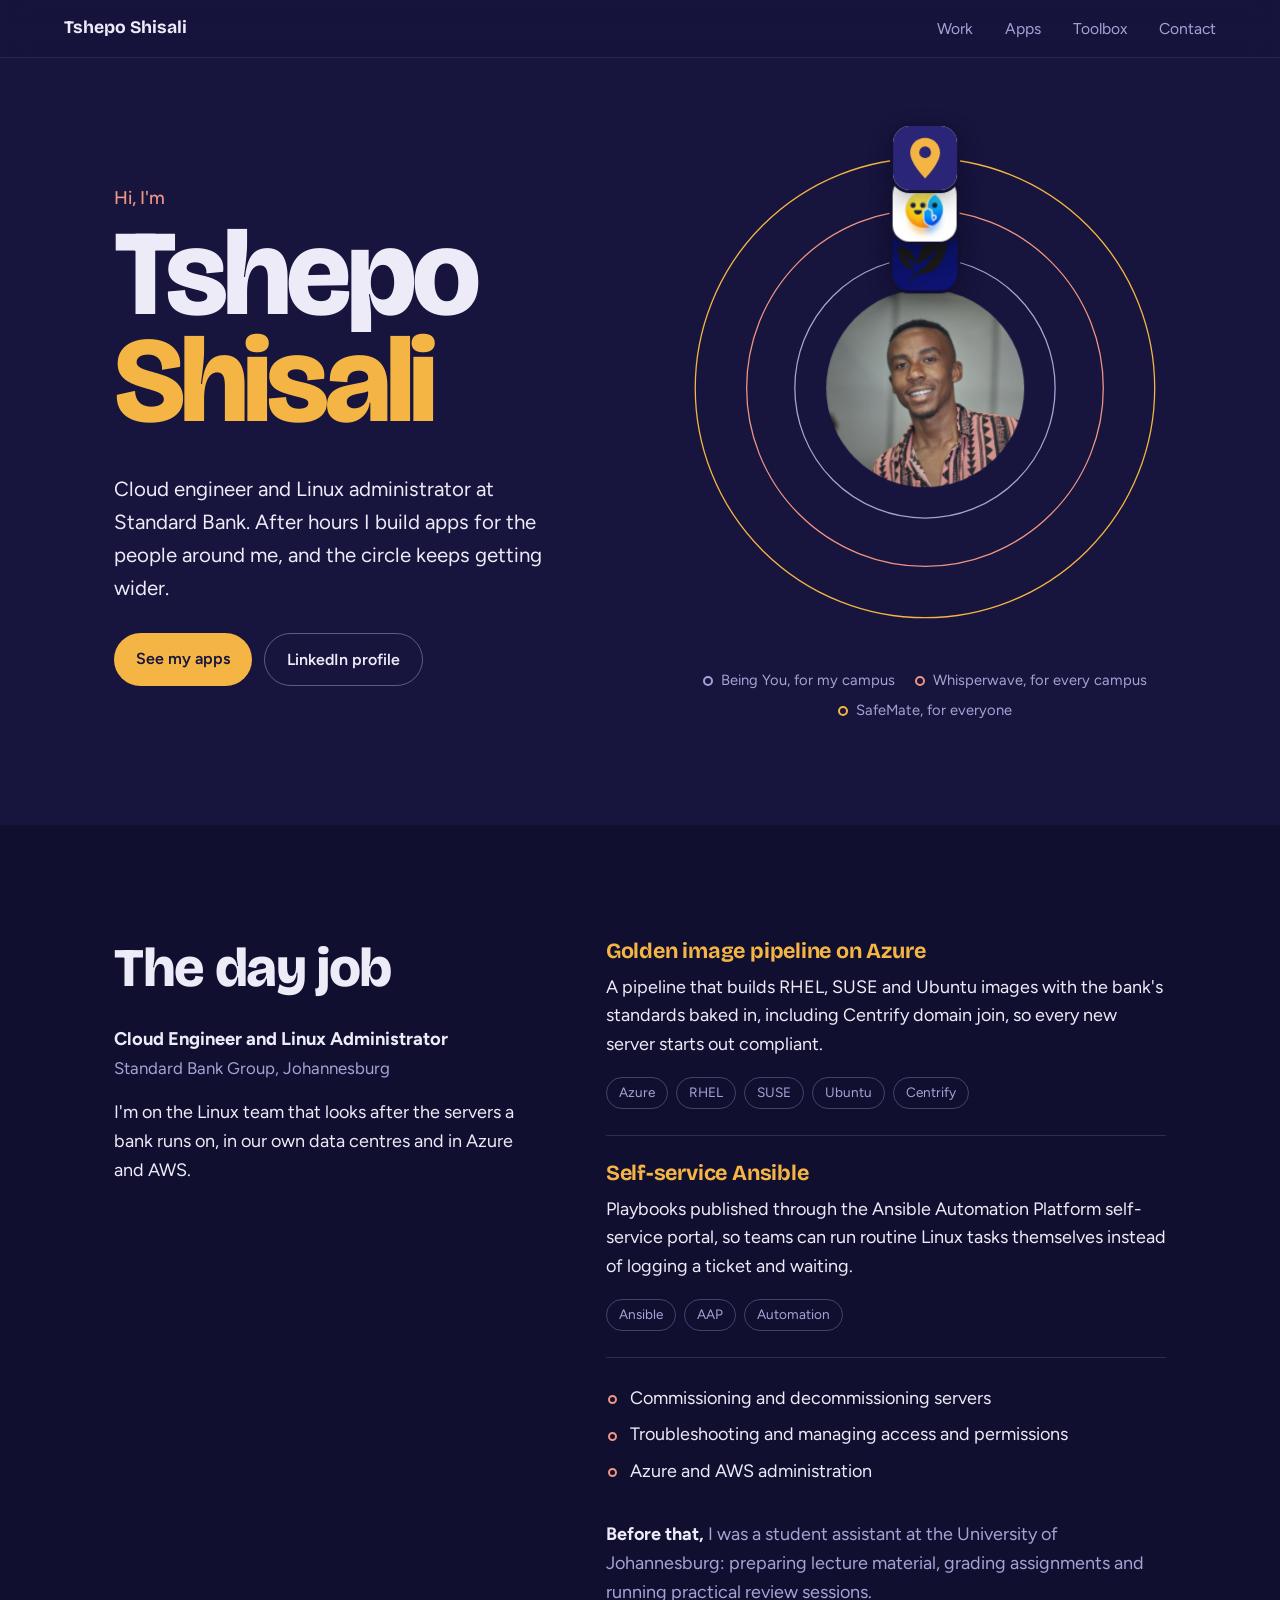
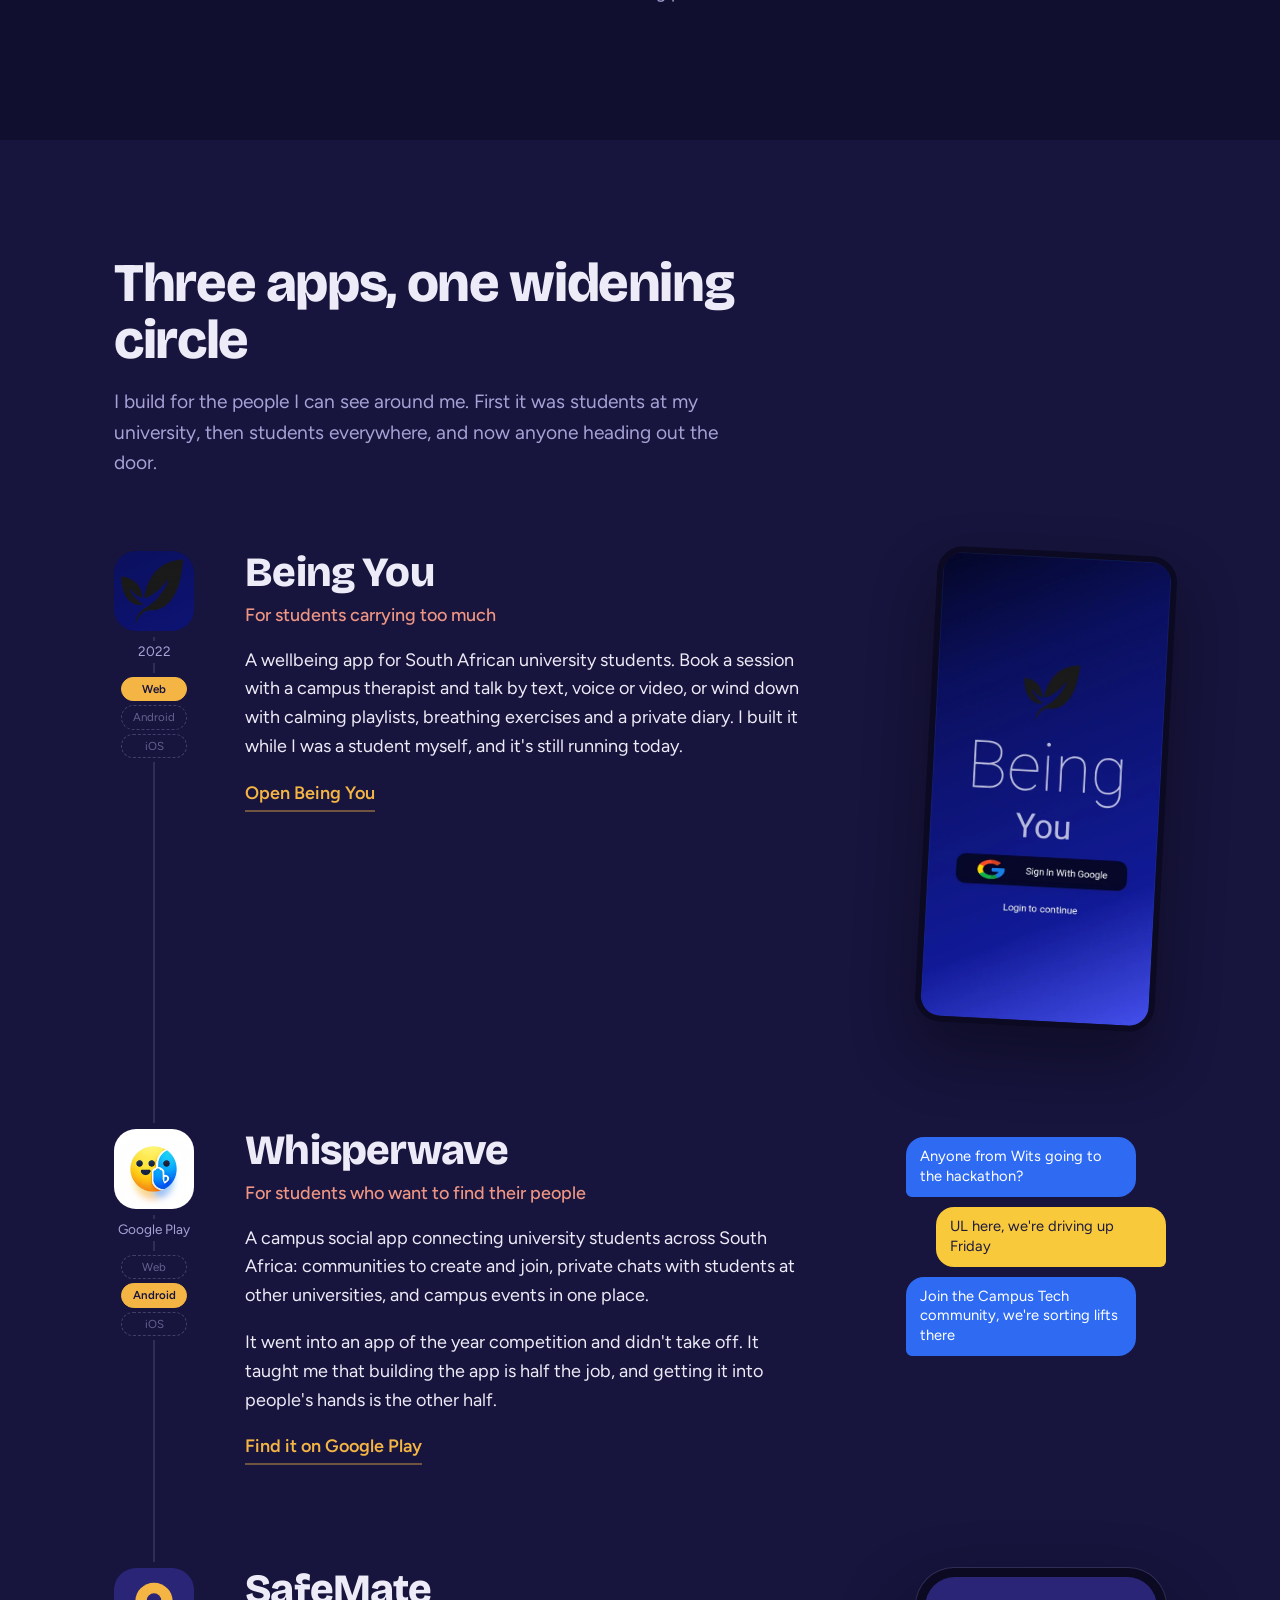
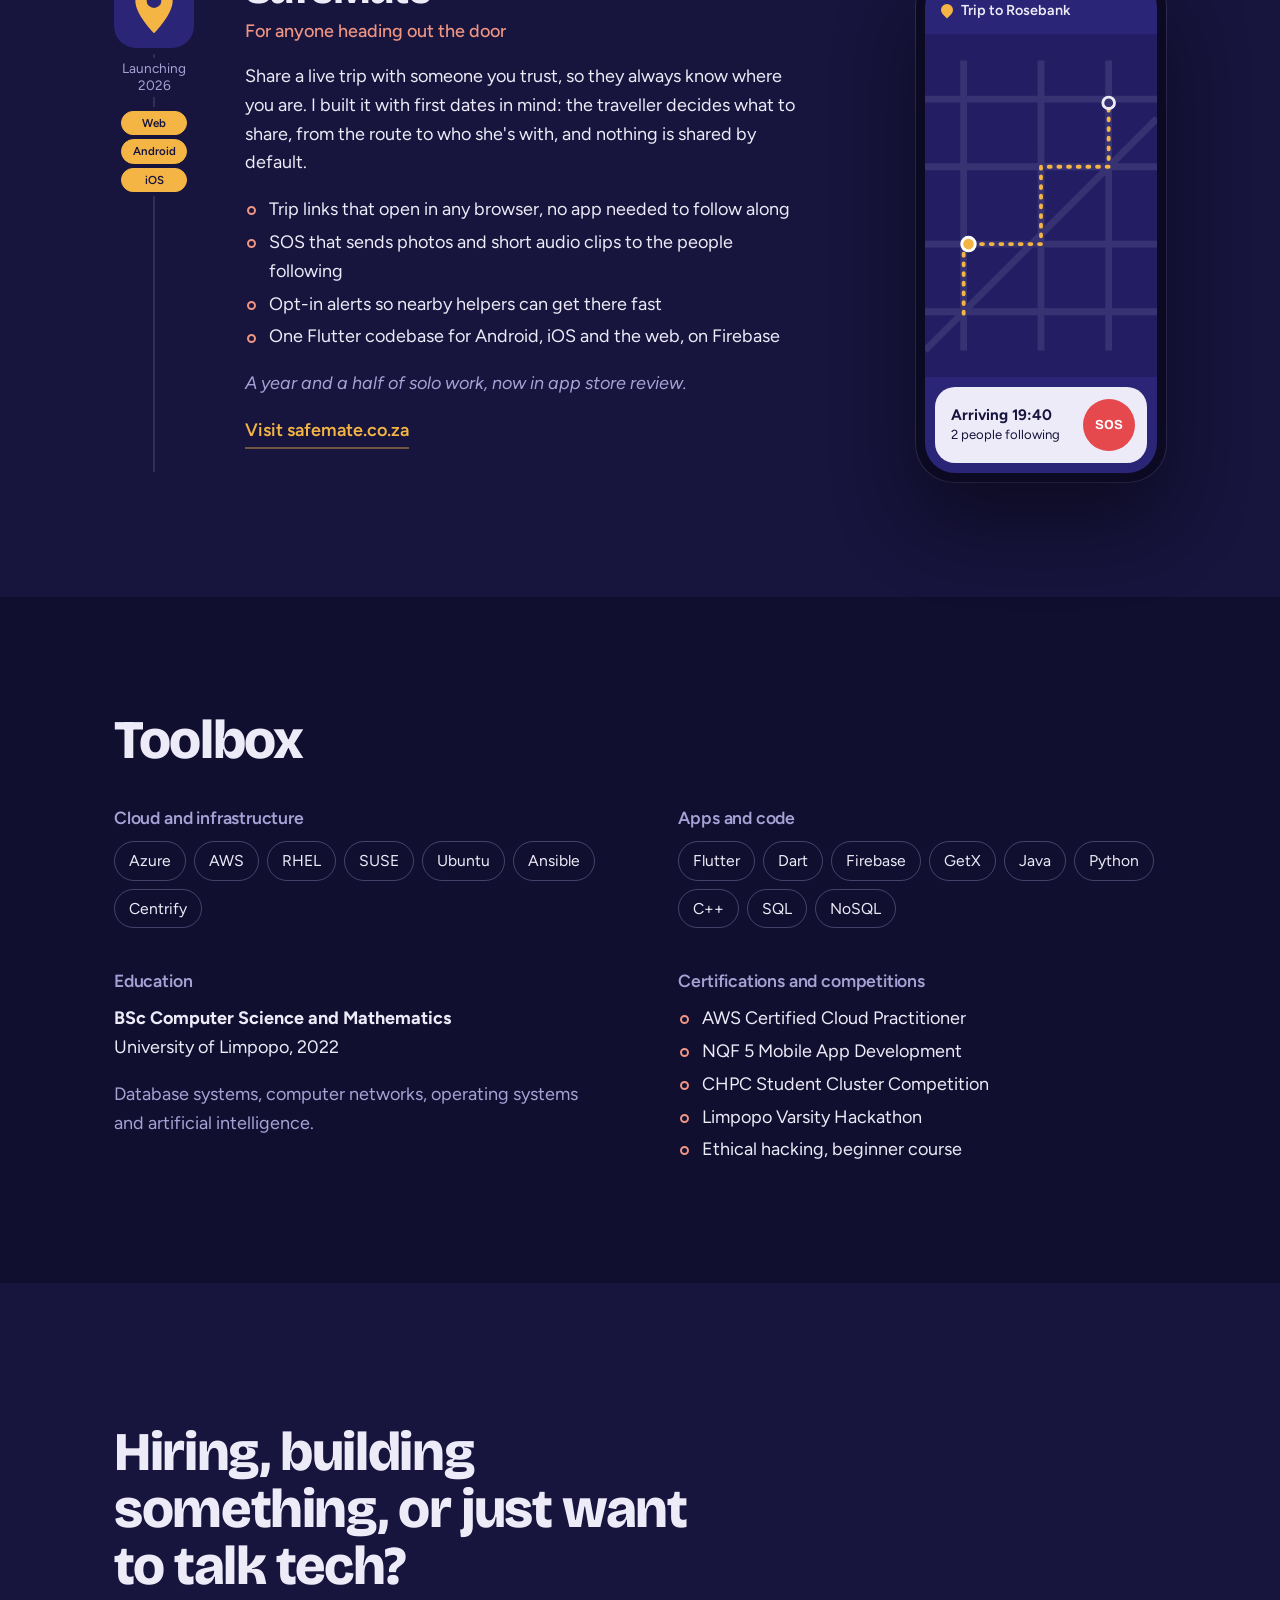
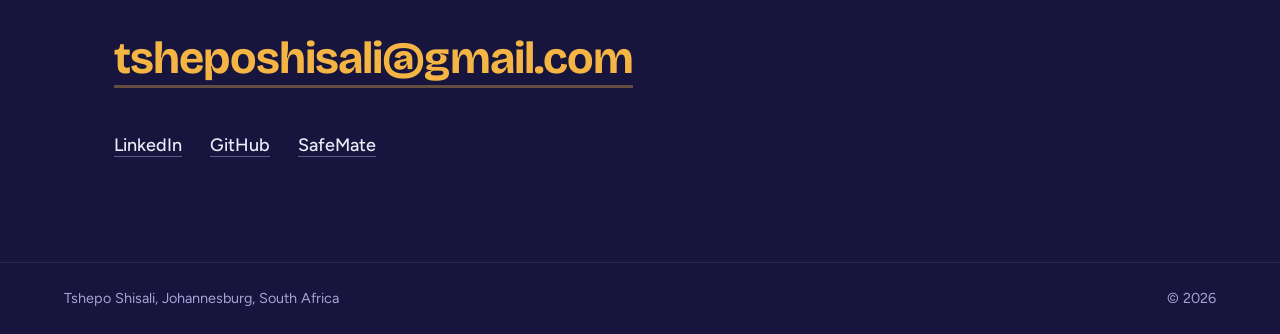
<file: index.html>
<!doctype html>
<html lang="en-ZA">
<head>
  <meta charset="utf-8">
  <meta name="viewport" content="width=device-width, initial-scale=1">
  <title>Tshepo Shisali | Cloud Engineer &amp; App Developer, Johannesburg</title>
  <meta name="description" content="Tshepo Shisali is a cloud engineer and Linux administrator at Standard Bank in Johannesburg, and the developer behind SafeMate, Whisperwave and Being You.">
  <meta name="author" content="Tshepo Shisali">
  <link rel="canonical" href="https://tshepo-shisali.github.io/">
  <meta name="theme-color" content="#17143D">

  <!-- Social share preview (LinkedIn, WhatsApp, X) -->
  <meta property="og:type" content="profile">
  <meta property="og:site_name" content="Tshepo Shisali">
  <meta property="og:title" content="Tshepo Shisali | Cloud Engineer &amp; App Developer">
  <meta property="og:description" content="Cloud and Linux at Standard Bank by day. After hours, apps for the people around me: SafeMate, Whisperwave and Being You.">
  <meta property="og:url" content="https://tshepo-shisali.github.io/">
  <meta property="og:image" content="https://tshepo-shisali.github.io/img/share-card.jpg">
  <meta property="og:image:width" content="1200">
  <meta property="og:image:height" content="630">
  <meta property="profile:first_name" content="Tshepo">
  <meta property="profile:last_name" content="Shisali">
  <meta name="twitter:card" content="summary_large_image">

  <link rel="icon" href="favicon.svg" type="image/svg+xml">
  <link rel="apple-touch-icon" href="img/apple-touch-icon.png">

  <link rel="preconnect" href="https://fonts.googleapis.com">
  <link rel="preconnect" href="https://fonts.gstatic.com" crossorigin>
  <link href="https://fonts.googleapis.com/css2?family=Bricolage+Grotesque:opsz,wght@12..96,500;12..96,700;12..96,800&family=Figtree:ital,wght@0,400;0,500;0,600;1,400&display=swap" rel="stylesheet">
  <link rel="stylesheet" href="styles.css">

  <!-- Tells Google that the profiles and apps below all belong to one person -->
  <script type="application/ld+json">
  {
    "@context": "https://schema.org",
    "@graph": [
      {
        "@type": "Person",
        "@id": "https://tshepo-shisali.github.io/#tshepo",
        "name": "Tshepo Shisali",
        "url": "https://tshepo-shisali.github.io/",
        "image": "https://tshepo-shisali.github.io/img/tshepo.jpg",
        "jobTitle": "Cloud Engineer and Linux Administrator",
        "worksFor": { "@type": "Organization", "name": "Standard Bank Group" },
        "alumniOf": [
          { "@type": "CollegeOrUniversity", "name": "University of Limpopo" }
        ],
        "address": { "@type": "PostalAddress", "addressLocality": "Johannesburg", "addressCountry": "ZA" },
        "email": "mailto:tsheposhisali@gmail.com",
        "knowsAbout": ["Microsoft Azure", "Amazon Web Services", "Red Hat Enterprise Linux", "SUSE Linux", "Ubuntu", "Ansible", "Flutter", "Firebase", "Mobile app development"],
        "sameAs": [
          "https://za.linkedin.com/in/tshepo-shisali-b01b99245",
          "https://github.com/tshepo-shisali",
          "https://orcid.org/0000-0002-2130-7509",
          "https://safemate.co.za/"
        ]
      },
      {
        "@type": "MobileApplication",
        "name": "SafeMate",
        "url": "https://safemate.co.za/",
        "applicationCategory": "LifestyleApplication",
        "operatingSystem": "Android, iOS, Web",
        "description": "Share a live trip with someone you trust, so they always know where you are.",
        "author": { "@id": "https://tshepo-shisali.github.io/#tshepo" }
      },
      {
        "@type": "MobileApplication",
        "name": "Whisperwave",
        "applicationCategory": "SocialNetworkingApplication",
        "operatingSystem": "Android",
        "description": "A campus social app connecting university students across South Africa.",
        "author": { "@id": "https://tshepo-shisali.github.io/#tshepo" }
      },
      {
        "@type": "WebApplication",
        "name": "Being You",
        "url": "https://my-being-you.firebaseapp.com/",
        "applicationCategory": "HealthApplication",
        "operatingSystem": "Web",
        "description": "A wellbeing app for South African university students.",
        "author": { "@id": "https://tshepo-shisali.github.io/#tshepo" }
      }
    ]
  }
  </script>
</head>
<body>
  <a class="skip" href="#main">Skip to content</a>

  <header class="nav">
    <a class="nav__name" href="#top">Tshepo Shisali</a>
    <nav aria-label="Sections">
      <ul>
        <li><a href="#work">Work</a></li>
        <li><a href="#apps">Apps</a></li>
        <li><a href="#toolbox">Toolbox</a></li>
        <li><a href="#contact">Contact</a></li>
      </ul>
    </nav>
  </header>

  <main id="main">
    <!-- HERO -->
    <section class="hero" id="top">
      <div class="hero__text">
        <p class="hero__hello">Hi, I'm</p>
        <h1 class="hero__name"><span>Tshepo</span> <span>Shisali</span></h1>
        <p class="hero__lede">Cloud engineer and Linux administrator at Standard Bank. After hours I build apps for the people around me, and the circle keeps getting wider.</p>
        <div class="hero__actions">
          <a class="btn btn--solid" href="#apps">See my apps</a>
          <a class="btn btn--ghost" href="https://za.linkedin.com/in/tshepo-shisali-b01b99245" rel="me noopener" target="_blank">LinkedIn profile</a>
        </div>
      </div>

      <figure class="orbit-wrap" aria-label="Photo of Tshepo with his three apps on rings around him">
        <div class="orbit">
          <svg class="orbit__rings" viewBox="0 0 600 600" aria-hidden="true">
            <circle class="ring ring--1" cx="300" cy="300" r="162" pathLength="1"/>
            <circle class="ring ring--2" cx="300" cy="300" r="222" pathLength="1"/>
            <circle class="ring ring--3" cx="300" cy="300" r="286" pathLength="1"/>
          </svg>
          <picture class="orbit__photo">
            <source srcset="img/tshepo.webp" type="image/webp">
            <img src="img/tshepo.jpg" alt="Tshepo Shisali smiling" width="900" height="900" fetchpriority="high">
          </picture>

          <div class="track track--1"><a class="planet" href="#being-you" title="Being You"><img src="img/being-you-icon.png" alt="Being You" width="231" height="195"></a></div>
          <div class="track track--2"><a class="planet" href="#whisperwave" title="Whisperwave"><img src="img/whisperwave-icon.png" alt="Whisperwave" width="291" height="292"></a></div>
          <div class="track track--3"><a class="planet" href="#safemate" title="SafeMate"><img src="img/safemate-icon.svg" alt="SafeMate" width="120" height="120"></a></div>
        </div>
        <figcaption class="legend">
          <span><i class="dot dot--1"></i>Being You, for my campus</span>
          <span><i class="dot dot--2"></i>Whisperwave, for every campus</span>
          <span><i class="dot dot--3"></i>SafeMate, for everyone</span>
        </figcaption>
      </figure>
    </section>

    <!-- DAY JOB -->
    <section class="work" id="work" aria-labelledby="work-title">
      <div class="work__head">
        <h2 id="work-title">The day job</h2>
        <p class="work__role"><strong>Cloud Engineer and Linux Administrator</strong><br>Standard Bank Group, Johannesburg</p>
        <p>I'm on the Linux team that looks after the servers a bank runs on, in our own data centres and in Azure and AWS.</p>
      </div>

      <div class="work__body">
        <article class="feat">
          <h3>Golden image pipeline on Azure</h3>
          <p>A pipeline that builds RHEL, SUSE and Ubuntu images with the bank's standards baked in, including Centrify domain join, so every new server starts out compliant.</p>
          <ul class="tags" aria-label="Tools"><li>Azure</li><li>RHEL</li><li>SUSE</li><li>Ubuntu</li><li>Centrify</li></ul>
        </article>
        <article class="feat">
          <h3>Self-service Ansible</h3>
          <p>Playbooks published through the Ansible Automation Platform self-service portal, so teams can run routine Linux tasks themselves instead of logging a ticket and waiting.</p>
          <ul class="tags" aria-label="Tools"><li>Ansible</li><li>AAP</li><li>Automation</li></ul>
        </article>
        <ul class="plain">
          <li>Commissioning and decommissioning servers</li>
          <li>Troubleshooting and managing access and permissions</li>
          <li>Azure and AWS administration</li>
        </ul>
        <p class="before"><strong>Before that,</strong> I was a student assistant at the University of Johannesburg: preparing lecture material, grading assignments and running practical review sessions.</p>
      </div>
    </section>

    <!-- APPS / STORY -->
    <section class="apps" id="apps" aria-labelledby="apps-title">
      <div class="apps__intro">
        <h2 id="apps-title">Three apps, one widening circle</h2>
        <p>I build for the people I can see around me. First it was students at my university, then students everywhere, and now anyone heading out the door.</p>
      </div>

      <ol class="story">
        <!-- Chapter 1 -->
        <li class="chapter" id="being-you">
          <div class="chapter__meta">
            <img class="chapter__icon" src="img/being-you-icon.png" alt="" width="231" height="195">
            <p class="chapter__when">2022</p>
            <ul class="platforms" aria-label="Platforms: web">
              <li class="on">Web</li><li>Android</li><li>iOS</li>
            </ul>
          </div>
          <div class="chapter__body">
            <h3>Being You</h3>
            <p class="chapter__for">For students carrying too much</p>
            <p>A wellbeing app for South African university students. Book a session with a campus therapist and talk by text, voice or video, or wind down with calming playlists, breathing exercises and a private diary. I built it while I was a student myself, and it's still running today.</p>
            <a class="link" href="https://my-being-you.firebaseapp.com/#/" target="_blank" rel="noopener">Open Being You</a>
          </div>
          <picture class="chapter__shot">
            <source srcset="img/being-you-screen.webp" type="image/webp">
            <img src="img/being-you-screen.jpg" alt="Being You sign-in screen" width="540" height="1098" loading="lazy">
          </picture>
        </li>

        <!-- Chapter 2 -->
        <li class="chapter" id="whisperwave">
          <div class="chapter__meta">
            <img class="chapter__icon chapter__icon--light" src="img/whisperwave-icon.png" alt="" width="291" height="292">
            <p class="chapter__when">Google Play</p>
            <ul class="platforms" aria-label="Platforms: Android">
              <li>Web</li><li class="on">Android</li><li>iOS</li>
            </ul>
          </div>
          <div class="chapter__body">
            <h3>Whisperwave</h3>
            <p class="chapter__for">For students who want to find their people</p>
            <p>A campus social app connecting university students across South Africa: communities to create and join, private chats with students at other universities, and campus events in one place.</p>
            <p>It went into an app of the year competition and didn't take off. It taught me that building the app is half the job, and getting it into people's hands is the other half.</p>
            <a class="link" id="whisperwave-link" href="https://play.google.com/store/apps/details?id=com.hypertechascend.whisperwave&hl=en_ZA" target="_blank" rel="noopener">Find it on Google Play</a>
          </div>
          <div class="chapter__shot chapter__shot--chat" aria-hidden="true">
            <div class="bubble bubble--in">Anyone from Wits going to the hackathon?</div>
            <div class="bubble bubble--out">UL here, we're driving up Friday</div>
            <div class="bubble bubble--in">Join the Campus Tech community, we're sorting lifts there</div>
          </div>
        </li>

        <!-- Chapter 3 -->
        <li class="chapter chapter--now" id="safemate">
          <div class="chapter__meta">
            <img class="chapter__icon" src="img/safemate-icon.svg" alt="" width="120" height="120">
            <p class="chapter__when">Launching 2026</p>
            <ul class="platforms" aria-label="Platforms: web, Android and iOS">
              <li class="on">Web</li><li class="on">Android</li><li class="on">iOS</li>
            </ul>
          </div>
          <div class="chapter__body">
            <h3>SafeMate</h3>
            <p class="chapter__for">For anyone heading out the door</p>
            <p>Share a live trip with someone you trust, so they always know where you are. I built it with first dates in mind: the traveller decides what to share, from the route to who she's with, and nothing is shared by default.</p>
            <ul class="plain plain--tight">
              <li>Trip links that open in any browser, no app needed to follow along</li>
              <li>SOS that sends photos and short audio clips to the people following</li>
              <li>Opt-in alerts so nearby helpers can get there fast</li>
              <li>One Flutter codebase for Android, iOS and the web, on Firebase</li>
            </ul>
            <p class="note">A year and a half of solo work, now in app store review.</p>
            <a class="link" href="https://safemate.co.za/" target="_blank" rel="noopener">Visit safemate.co.za</a>
          </div>

          <div class="phone" aria-hidden="true">
            <div class="phone__screen">
              <div class="phone__top">
                <span class="phone__pin"></span>
                <span>Trip to Rosebank</span>
              </div>
              <svg class="map" viewBox="0 0 240 300">
                <g class="streets">
                  <path d="M0 40 H240 M0 110 H240 M0 190 H240 M0 260 H240 M40 0 V300 M120 0 V300 M190 0 V300 M0 300 L240 60"/>
                </g>
                <path id="route" class="route" d="M40 262 V190 H120 V110 H190 V44"/>
                <circle class="you" r="7">
                  <animateMotion dur="9s" repeatCount="indefinite" rotate="0"><mpath href="#route"/></animateMotion>
                </circle>
                <circle class="dest" cx="190" cy="44" r="6"/>
              </svg>
              <div class="phone__card">
                <p class="phone__eta"><strong>Arriving 19:40</strong><span>2 people following</span></p>
                <button class="phone__sos" tabindex="-1" type="button">SOS</button>
              </div>
            </div>
          </div>
        </li>
      </ol>
    </section>

    <!-- TOOLBOX -->
    <section class="toolbox" id="toolbox" aria-labelledby="toolbox-title">
      <h2 id="toolbox-title">Toolbox</h2>
      <div class="toolbox__grid">
        <div>
          <h3>Cloud and infrastructure</h3>
          <ul class="tags tags--big"><li>Azure</li><li>AWS</li><li>RHEL</li><li>SUSE</li><li>Ubuntu</li><li>Ansible</li><li>Centrify</li></ul>
        </div>
        <div>
          <h3>Apps and code</h3>
          <ul class="tags tags--big"><li>Flutter</li><li>Dart</li><li>Firebase</li><li>GetX</li><li>Java</li><li>Python</li><li>C++</li><li>SQL</li><li>NoSQL</li></ul>
        </div>
        <div>
          <h3>Education</h3>
          <p><strong>BSc Computer Science and Mathematics</strong><br>University of Limpopo, 2022</p>
          <p class="muted">Database systems, computer networks, operating systems and artificial intelligence.</p>
        </div>
        <div>
          <h3>Certifications and competitions</h3>
          <ul class="plain plain--tight">
            <li>AWS Certified Cloud Practitioner</li>
            <li>NQF 5 Mobile App Development</li>
            <li>CHPC Student Cluster Competition</li>
            <li>Limpopo Varsity Hackathon</li>
            <li>Ethical hacking, beginner course</li>
          </ul>
        </div>
      </div>
    </section>

    <!-- CONTACT -->
    <section class="contact" id="contact" aria-labelledby="contact-title">
      <h2 id="contact-title">Hiring, building something, or just want to talk tech?</h2>
      <a class="contact__mail" href="mailto:tsheposhisali@gmail.com">tsheposhisali@gmail.com</a>
      <ul class="contact__links">
        <li><a href="https://za.linkedin.com/in/tshepo-shisali-b01b99245" target="_blank" rel="me noopener">LinkedIn</a></li>
        <li><a href="https://github.com/tshepo-shisali" target="_blank" rel="me noopener">GitHub</a></li>
        <li><a href="https://safemate.co.za/" target="_blank" rel="noopener">SafeMate</a></li>
      </ul>
    </section>
  </main>

  <footer class="foot">
    <p>Tshepo Shisali, Johannesburg, South Africa</p>
    <p>© <span id="year">2026</span></p>
  </footer>

  <script src="main.js" defer></script>
</body>
</html>
</file>
<file: styles.css>
/* ---------- Tokens ---------- */
:root {
  --night: #17143D;      /* page */
  --night-deep: #110F30; /* alternate sections */
  --panel: #221E57;      /* raised surfaces */
  --mist: #EDEBF7;       /* main text */
  --lilac: #A7A2D6;      /* secondary text, ring 1 */
  --coral: #EE9583;      /* ring 2, from the shirt */
  --amber: #F4B544;      /* accent, ring 3, SafeMate */
  --sos: #E5484D;

  --display: "Bricolage Grotesque", "Segoe UI", system-ui, sans-serif;
  --body: "Figtree", "Segoe UI", system-ui, sans-serif;

  --gutter: clamp(16px, 5vw, 64px);
  --max: 1180px;
  --ease: cubic-bezier(.2, .8, .2, 1);
  /* side padding that lines full-width sections up with the centred ones */
  --inset: max(var(--gutter), calc((100% - var(--max)) / 2 + var(--gutter)));
}

*, *::before, *::after { box-sizing: border-box; }
html { scroll-behavior: smooth; scroll-padding-top: 80px; overflow-x: clip; }
body {
  margin: 0;
  background: var(--night);
  color: var(--mist);
  font-family: var(--body);
  font-size: 1.125rem;
  line-height: 1.6;
  -webkit-font-smoothing: antialiased;
  overflow-x: hidden;
}
img { display: block; max-width: 100%; height: auto; }
a { color: inherit; }
h1, h2, h3 { font-family: var(--display); margin: 0; line-height: 1.05; }
h2 { font-size: clamp(2rem, 4.6vw, 3.4rem); font-weight: 800; letter-spacing: -0.025em; }
h3 { font-size: 1.35rem; font-weight: 700; letter-spacing: -0.01em; }
p { margin: 0 0 1em; }
ul { margin: 0; padding: 0; list-style: none; }

:focus-visible { outline: 3px solid var(--amber); outline-offset: 3px; border-radius: 4px; }

.skip {
  position: absolute; left: 16px; top: -60px; z-index: 50;
  background: var(--amber); color: var(--night); padding: 10px 16px; border-radius: 8px;
  font-weight: 600; text-decoration: none;
}
.skip:focus { top: 12px; }

.muted { color: var(--lilac); }

/* ---------- Nav ---------- */
.nav {
  position: sticky; top: 0; z-index: 20;
  display: flex; align-items: center; justify-content: space-between; gap: 16px;
  padding: 14px var(--gutter);
  background: rgba(23, 20, 61, .78);
  backdrop-filter: blur(12px);
  -webkit-backdrop-filter: blur(12px);
  border-bottom: 1px solid rgba(167, 162, 214, .12);
}
.nav__name { font-family: var(--display); font-weight: 700; font-size: 1.1rem; text-decoration: none; }
.nav ul { display: flex; gap: clamp(14px, 3vw, 32px); }
.nav ul a { text-decoration: none; color: var(--lilac); font-size: .98rem; transition: color .2s; }
.nav ul a:hover { color: var(--mist); }

/* ---------- Hero ---------- */
.hero {
  max-width: var(--max); margin: 0 auto;
  padding: clamp(40px, 7vw, 96px) var(--gutter) clamp(56px, 8vw, 120px);
  display: grid; grid-template-columns: 1.05fr 1fr; gap: clamp(32px, 5vw, 72px);
  align-items: center;
}
.hero__hello { color: var(--coral); font-size: 1.15rem; font-weight: 500; margin-bottom: .4em; animation: rise .7s var(--ease) .1s both; }
.hero__name {
  font-size: clamp(3.9rem, 9.5vw, 7.6rem);
  font-weight: 800; letter-spacing: -0.04em; line-height: .88;
  margin-bottom: .32em;
}
.hero__name span { display: block; animation: rise .9s var(--ease) both; }
.hero__name span:nth-child(1) { animation-delay: .2s; }
.hero__name span:nth-child(2) { animation-delay: .32s; color: var(--amber); }
.hero__lede { font-size: clamp(1.15rem, 1.6vw, 1.32rem); max-width: 34ch; color: var(--mist); animation: rise .9s var(--ease) .5s both; }
.hero__actions { display: flex; flex-wrap: wrap; gap: 12px; margin-top: 28px; animation: rise .9s var(--ease) .65s both; }

.btn {
  display: inline-block; padding: 13px 22px; border-radius: 999px;
  font-weight: 600; text-decoration: none; font-size: 1rem;
  transition: transform .2s var(--ease), background .2s, border-color .2s;
}
.btn:hover { transform: translateY(-2px); }
.btn--solid { background: var(--amber); color: var(--night); }
.btn--ghost { border: 1.5px solid rgba(167, 162, 214, .5); color: var(--mist); }
.btn--ghost:hover { border-color: var(--mist); }

/* Orbit: photo with three app rings */
.orbit-wrap { margin: 0; }
.orbit { position: relative; width: min(100%, 560px); aspect-ratio: 1; margin: 0 auto; }
.orbit__rings { position: absolute; inset: 0; width: 100%; height: 100%; overflow: visible; }
.ring {
  fill: none; stroke-width: 1.6;
  stroke-dasharray: 1; stroke-dashoffset: 1;
  animation: draw 1.4s var(--ease) both;
}
.ring--1 { stroke: var(--lilac); animation-delay: .7s; }
.ring--2 { stroke: var(--coral); animation-delay: 1.15s; }
.ring--3 { stroke: var(--amber); animation-delay: 1.6s; }

.orbit__photo {
  position: absolute; top: 50%; left: 50%; width: 41%; aspect-ratio: 1;
  transform: translate(-50%, -50%);
  border-radius: 50%; overflow: hidden;
  animation: photo-in 1s var(--ease) .3s both;
}
.orbit__photo img { width: 100%; height: 100%; object-fit: cover; }

.track {
  position: absolute; top: 50%; left: 50%; aspect-ratio: 1;
  transform: translate(-50%, -50%);
  animation: spin var(--dur) linear var(--start) infinite;
  pointer-events: none;
}
.track--1 { width: 54%;    --dur: 70s;  --start: -56s; }
.track--2 { width: 74%;    --dur: 95s;  --start: -13s; }
.track--3 { width: 95.33%; --dur: 125s; --start: -55s; }

.planet {
  position: absolute; top: 0; left: 50%;
  width: clamp(48px, 13.5%, 76px); /* % of track resolved per ring below */
  aspect-ratio: 1;
  transform: translate(-50%, -50%);
  animation: counter var(--dur) linear var(--start) infinite;
  pointer-events: auto;
}
.track--1 .planet { width: clamp(44px, 25%, 72px); }
.track--2 .planet { width: clamp(44px, 18%, 72px); }
.track--3 .planet { width: clamp(44px, 14%, 76px); }
.planet img {
  width: 100%; height: 100%; object-fit: cover; border-radius: 26%;
  box-shadow: 0 8px 24px rgba(0, 0, 0, .35), 0 0 0 3px var(--night);
  background: #fff;
  animation: pop .6s var(--ease) both;
  transition: transform .25s var(--ease);
}
.planet:hover img, .planet:focus-visible img { transform: scale(1.12); }
.track--1 .planet img { animation-delay: 1.5s; }
.track--2 .planet img { animation-delay: 1.95s; }
.track--3 .planet img { animation-delay: 2.4s; }

.legend {
  display: flex;  flex-wrap: wrap; justify-content: center; gap: 6px 20px;
  margin-top: 40px; font-size: .92rem; color: var(--lilac);
  animation: rise .8s var(--ease) 2.6s both;
}
.legend span { display: inline-flex; align-items: center; gap: 8px; }
.dot { width: 10px; height: 10px; border-radius: 50%; display: inline-block; }
.dot--1 { border: 2px solid var(--lilac); }
.dot--2 { border: 2px solid var(--coral); }
.dot--3 { border: 2px solid var(--amber); }

@keyframes rise { from { opacity: 0; transform: translateY(24px); } to { opacity: 1; transform: none; } }
@keyframes draw { to { stroke-dashoffset: 0; } }
@keyframes photo-in { from { opacity: 0; transform: translate(-50%, -50%) scale(.85); } to { opacity: 1; transform: translate(-50%, -50%) scale(1); } }
@keyframes pop { 0% { opacity: 0; transform: scale(.3); } 70% { opacity: 1; transform: scale(1.1); } 100% { opacity: 1; transform: scale(1); } }
@keyframes spin { to { transform: translate(-50%, -50%) rotate(360deg); } }
@keyframes counter { from { transform: translate(-50%, -50%) rotate(0deg); } to { transform: translate(-50%, -50%) rotate(-360deg); } }

/* ---------- Day job ---------- */
.work {
  background: var(--night-deep);
  padding: clamp(64px, 9vw, 128px) var(--inset);
  display: grid; grid-template-columns: minmax(0, 1fr) minmax(0, 1.35fr);
  gap: clamp(32px, 6vw, 96px);
}
.work__head { max-width: 420px; }
.work__head h2 { margin-bottom: 28px; }
.work__role { font-size: 1.05rem; color: var(--lilac); }
.work__role strong { color: var(--mist); font-size: 1.15rem; }
.work__body { max-width: 620px; }
.feat { padding: 26px 0; border-top: 1px solid rgba(167, 162, 214, .2); }
.feat:first-child { padding-top: 0; border-top: 0; }
.feat h3 { margin-bottom: 10px; color: var(--amber); }
.feat p { color: var(--mist); }

.tags { display: flex; flex-wrap: wrap; gap: 8px; }
.tags li {
  font-size: .85rem; padding: 4px 12px; border-radius: 999px;
  border: 1px solid rgba(167, 162, 214, .35); color: var(--lilac);
}
.tags--big li { font-size: .98rem; padding: 6px 14px; color: var(--mist); }

.plain li { position: relative; padding-left: 24px; margin-bottom: 8px; }
.plain li::before {
  content: ""; position: absolute; left: 2px; top: .62em;
  width: 9px; height: 9px; border-radius: 50%; border: 2px solid var(--coral);
}
.work__body > .plain { padding: 26px 0 8px; border-top: 1px solid rgba(167, 162, 214, .2); }
.plain--tight li { margin-bottom: 4px; }
.before { color: var(--lilac); margin-top: 18px; }
.before strong { color: var(--mist); }

/* ---------- Apps / story ---------- */
.apps { max-width: var(--max); margin: 0 auto; padding: clamp(64px, 9vw, 128px) var(--gutter); }
.apps__intro { max-width: 640px; margin-bottom: clamp(40px, 6vw, 72px); }
.apps__intro h2 { margin-bottom: 18px; }
.apps__intro p { color: var(--lilac); font-size: 1.2rem; }

.story { list-style: none; margin: 0; padding: 0; position: relative; --p: 0; }
.story::before, .story::after {
  content: ""; position: absolute; left: 39px; top: 10px; width: 2px;
}
.story::before { bottom: 10px; background: rgba(167, 162, 214, .18); }
.story::after {
  height: calc((100% - 20px) * var(--p));
  background: linear-gradient(var(--lilac), var(--coral) 50%, var(--amber));
}

.chapter {
  position: relative;
  display: grid; grid-template-columns: 80px minmax(0, 1fr) 260px;
  gap: clamp(20px, 4vw, 56px);
  padding-bottom: clamp(56px, 8vw, 104px);
}
.chapter:last-child { padding-bottom: 0; }
.chapter__meta { position: relative; z-index: 1; display: flex; flex-direction: column; align-items: center; gap: 10px; }
.chapter__icon {
  width: 80px; height: 80px; object-fit: cover; border-radius: 22px;
  box-shadow: 0 0 0 6px var(--night);
}
.chapter__icon--light { background: #fff; }
.chapter__when { font-size: .85rem; color: var(--lilac); text-align: center; margin: 0; line-height: 1.3; background: var(--night); padding: 2px 0; }
.platforms { display: flex; flex-direction: column; gap: 4px; align-items: center; background: var(--night); padding: 4px 0; }
.platforms li {
  font-size: .72rem; width: 66px; text-align: center; padding: 2px 0; border-radius: 999px;
  border: 1px dashed rgba(167, 162, 214, .3); color: rgba(167, 162, 214, .55);
}
.platforms li.on { border: 1px solid var(--amber); color: var(--night); background: var(--amber); font-weight: 600; }

.chapter__body { max-width: 560px; }
.chapter__body h3 { font-size: clamp(1.9rem, 3.4vw, 2.6rem); font-weight: 800; letter-spacing: -0.02em; margin-bottom: 6px; }
.chapter__for { color: var(--coral); font-weight: 500; margin-bottom: 16px; }
.chapter__body .plain { margin: 6px 0 18px; }
.note { color: var(--lilac); font-style: italic; }

.link {
  display: inline-block; font-weight: 600; color: var(--amber); text-decoration: none;
  border-bottom: 2px solid rgba(244, 181, 68, .4); padding-bottom: 2px;
  transition: border-color .2s;
}
.link:hover { border-color: var(--amber); }

.chapter__shot { align-self: start; }
.chapter__shot img {
  width: 100%; max-width: 240px; margin-left: auto; border-radius: 26px;
  border: 6px solid #0B0A22; box-shadow: 0 30px 60px rgba(0, 0, 0, .35);
  transform: rotate(3deg);
}

/* Whisperwave chat illustration */
.chapter__shot--chat { display: flex; flex-direction: column; gap: 10px; padding-top: 8px; }
.bubble { max-width: 230px; padding: 10px 14px; border-radius: 18px; font-size: .92rem; line-height: 1.35; }
.bubble--in { background: #2F6BF2; color: #fff; border-bottom-left-radius: 6px; }
.bubble--out { background: #F8C93A; color: #1E1A3E; margin-left: auto; border-bottom-right-radius: 6px; }

/* SafeMate phone illustration */
.phone {
  width: 250px; margin-left: auto; aspect-ratio: 9 / 18.5;
  border-radius: 38px; padding: 9px; background: #0B0A22;
  box-shadow: 0 40px 80px rgba(0, 0, 0, .45), 0 0 0 1px rgba(167, 162, 214, .2);
}
.phone__screen {
  height: 100%; border-radius: 30px; overflow: hidden; position: relative;
  background: #2B2577; display: flex; flex-direction: column;
}
.phone__top { display: flex; align-items: center; gap: 8px; padding: 22px 16px 12px; font-weight: 600; font-size: .9rem; }
.phone__pin { width: 12px; height: 12px; border-radius: 50% 50% 50% 0; background: var(--amber); transform: rotate(-45deg); }
.map { flex: 1; width: 100%; background: #231E63; }
.streets path { stroke: rgba(237, 235, 247, .1); stroke-width: 7; fill: none; }
.route { fill: none; stroke: var(--amber); stroke-width: 4; stroke-linecap: round; stroke-linejoin: round; stroke-dasharray: 2 8; }
.you { fill: var(--amber); stroke: #fff; stroke-width: 3; }
.dest { fill: none; stroke: var(--mist); stroke-width: 3; }
.phone__card {
  background: var(--mist); color: var(--night); margin: 10px; border-radius: 20px;
  padding: 12px 12px 12px 16px; display: flex; align-items: center; justify-content: space-between; gap: 8px;
}
.phone__eta { margin: 0; font-size: .82rem; line-height: 1.3; display: flex; flex-direction: column; }
.phone__eta strong { font-size: .95rem; }
.phone__sos {
  border: 0; background: var(--sos); color: #fff; font: 700 .85rem var(--display);
  width: 52px; height: 52px; border-radius: 50%; flex: none;
  box-shadow: 0 0 0 0 rgba(229, 72, 77, .6); animation: pulse 2.4s ease-out infinite;
}
@keyframes pulse { 0% { box-shadow: 0 0 0 0 rgba(229, 72, 77, .55); } 70%, 100% { box-shadow: 0 0 0 14px rgba(229, 72, 77, 0); } }

/* ---------- Toolbox ---------- */
.toolbox {
  background: var(--night-deep);
  padding: clamp(64px, 9vw, 128px) var(--inset);
}
.toolbox > h2 { margin-bottom: 40px; }
.toolbox__grid { display: grid; grid-template-columns: repeat(2, minmax(0, 1fr)); gap: 44px clamp(32px, 6vw, 96px); }
.toolbox h3 { font-size: 1.1rem; color: var(--lilac); font-weight: 600; font-family: var(--body); margin-bottom: 14px; }

/* ---------- Contact ---------- */
.contact { max-width: var(--max); margin: 0 auto; padding: clamp(80px, 11vw, 160px) var(--gutter) clamp(64px, 8vw, 104px); }
.contact h2 { max-width: 18ch; margin-bottom: 28px; }
.contact__mail {
  font-family: var(--display); font-weight: 700; font-size: clamp(1.35rem, 4.4vw, 2.8rem);
  color: var(--amber); text-decoration: none; letter-spacing: -0.02em;
  border-bottom: 3px solid rgba(244, 181, 68, .35); overflow-wrap: anywhere;
  transition: border-color .2s;
}
.contact__mail:hover { border-color: var(--amber); }
.contact__links { display: flex; flex-wrap: wrap; gap: 12px 28px; margin-top: 36px; }
.contact__links a { color: var(--mist); font-weight: 500; text-decoration-color: rgba(167, 162, 214, .5); text-underline-offset: 5px; }
.contact__links a:hover { text-decoration-color: var(--mist); }

.foot {
  display: flex; justify-content: space-between; flex-wrap: wrap; gap: 8px;
  padding: 24px var(--gutter); color: var(--lilac); font-size: .9rem;
  border-top: 1px solid rgba(167, 162, 214, .14);
}
.foot p { margin: 0; }

/* ---------- Responsive ---------- */
@media (max-width: 960px) {
  .hero { grid-template-columns: 1fr; text-align: left; }
  .orbit { width: min(100%, 480px); }
  .work { grid-template-columns: 1fr; }
  .chapter { grid-template-columns: 80px minmax(0, 1fr); }
  .chapter__shot, .phone { grid-column: 2; margin-left: 0; }
  .chapter__shot img { margin-left: 0; max-width: 200px; transform: none; }
}
@media (max-width: 600px) {
  body { font-size: 1.05rem; }
  .nav { padding-top: 12px; padding-bottom: 12px; }
  .nav__name { font-size: 1rem; }
  .nav ul { gap: 14px; }
  .nav ul a { font-size: .9rem; }
  .orbit { width: 86%; }
  .story::before, .story::after { left: 27px; }
  .chapter { grid-template-columns: 56px minmax(0, 1fr); gap: 16px; }
  .chapter__icon { width: 56px; height: 56px; border-radius: 16px; }
  .platforms li { width: 52px; font-size: .66rem; }
  .toolbox__grid { grid-template-columns: 1fr; }
  .phone { width: 220px; }
  .legend { justify-content: flex-start; flex-direction: column; align-items: flex-start; }
}

@media (prefers-reduced-motion: reduce) {
  html { scroll-behavior: auto; }
  *, *::before, *::after { animation: none !important; transition: none !important; }
  .ring { stroke-dashoffset: 0; }
  .track { transform: translate(-50%, -50%) rotate(var(--angle, 0deg)); }
  .track--1 { --angle: 288deg; } .track--2 { --angle: 49deg; } .track--3 { --angle: 158deg; }
  .planet { transform: translate(-50%, -50%) rotate(calc(-1 * var(--angle, 0deg))); }
}
</file>
